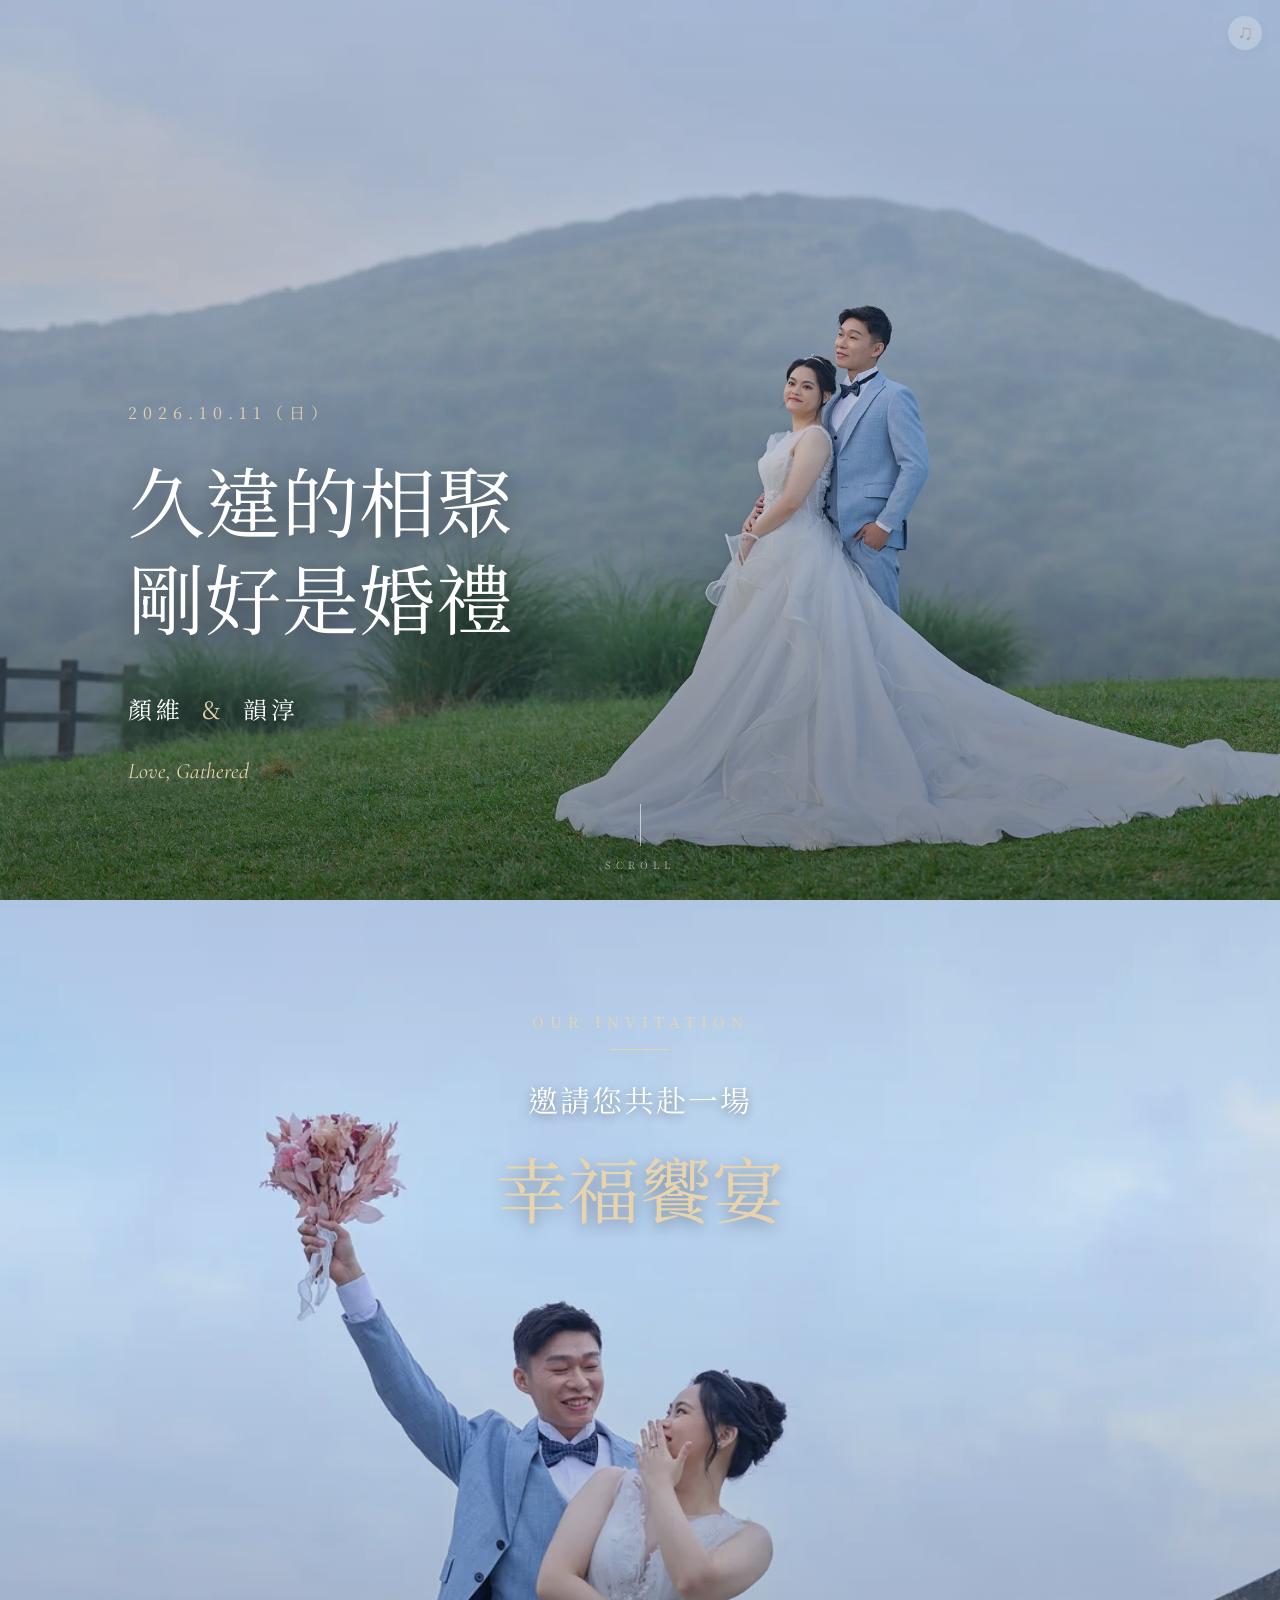
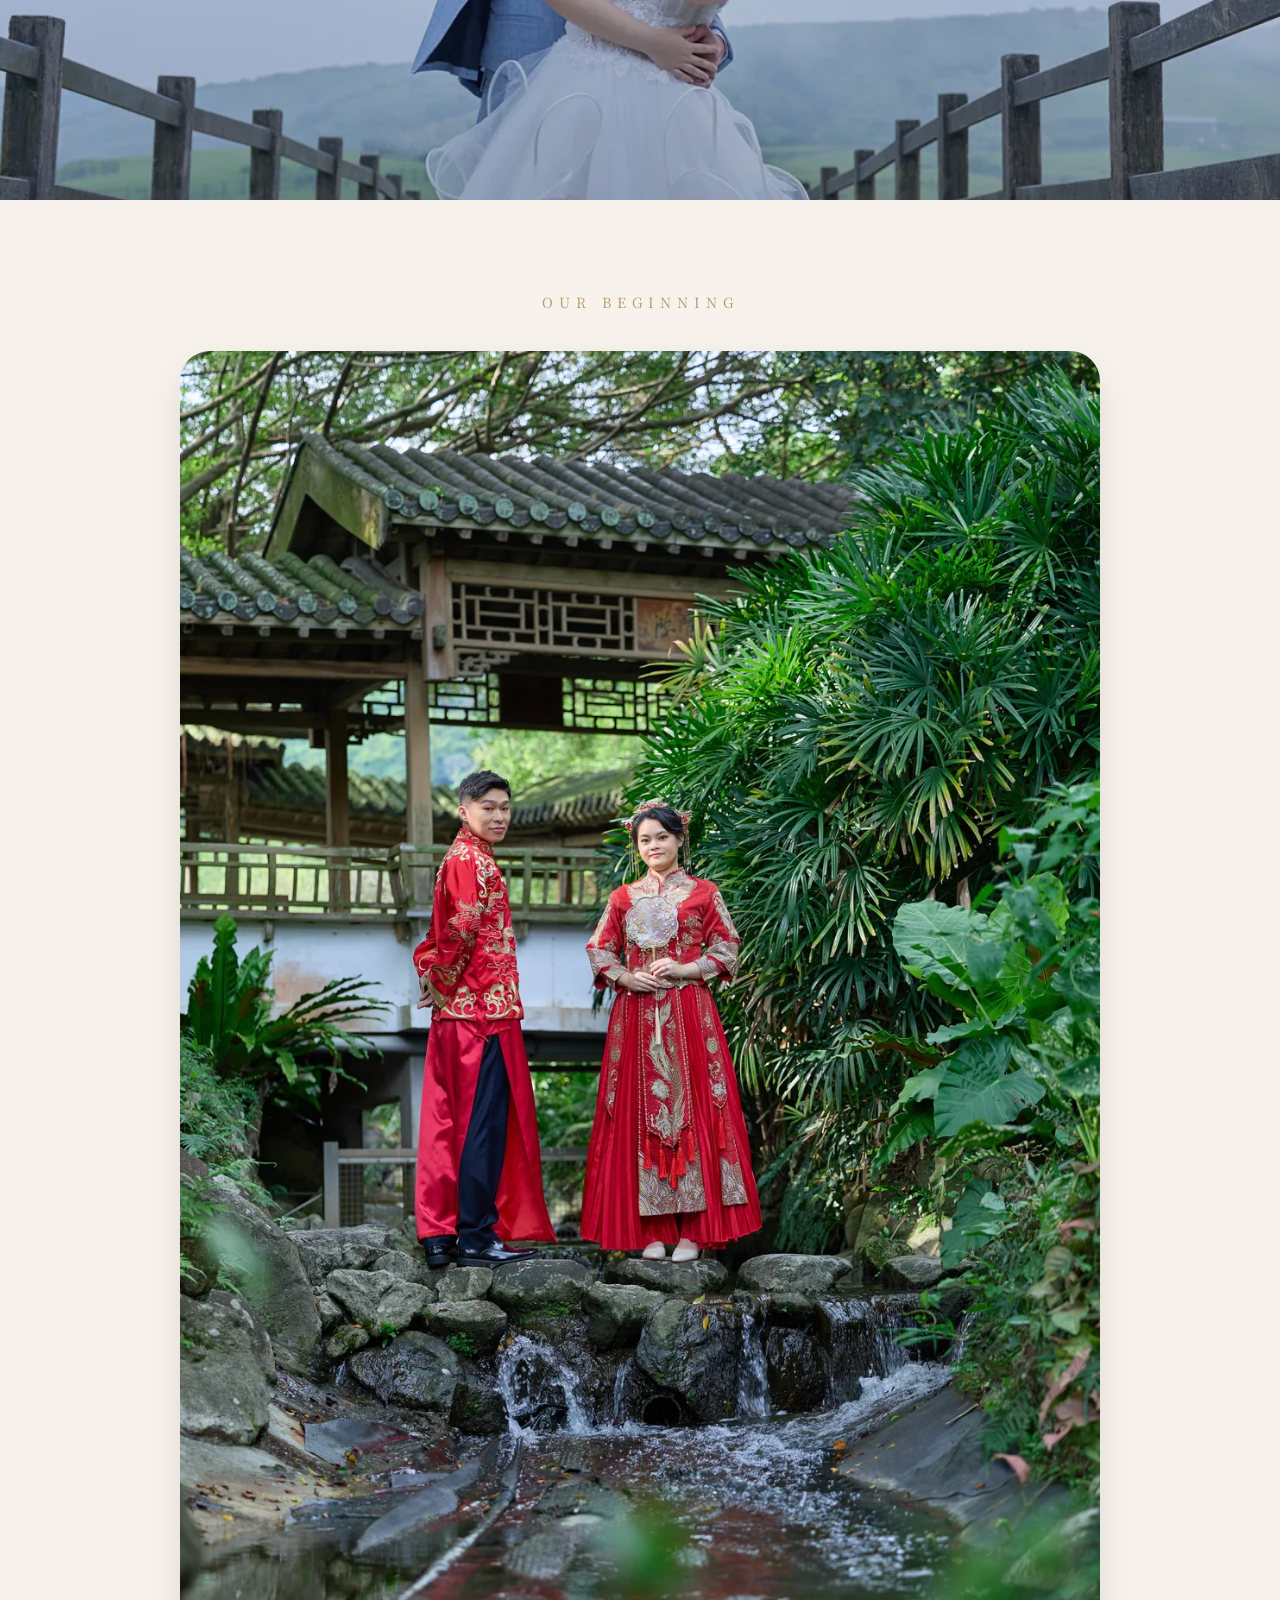
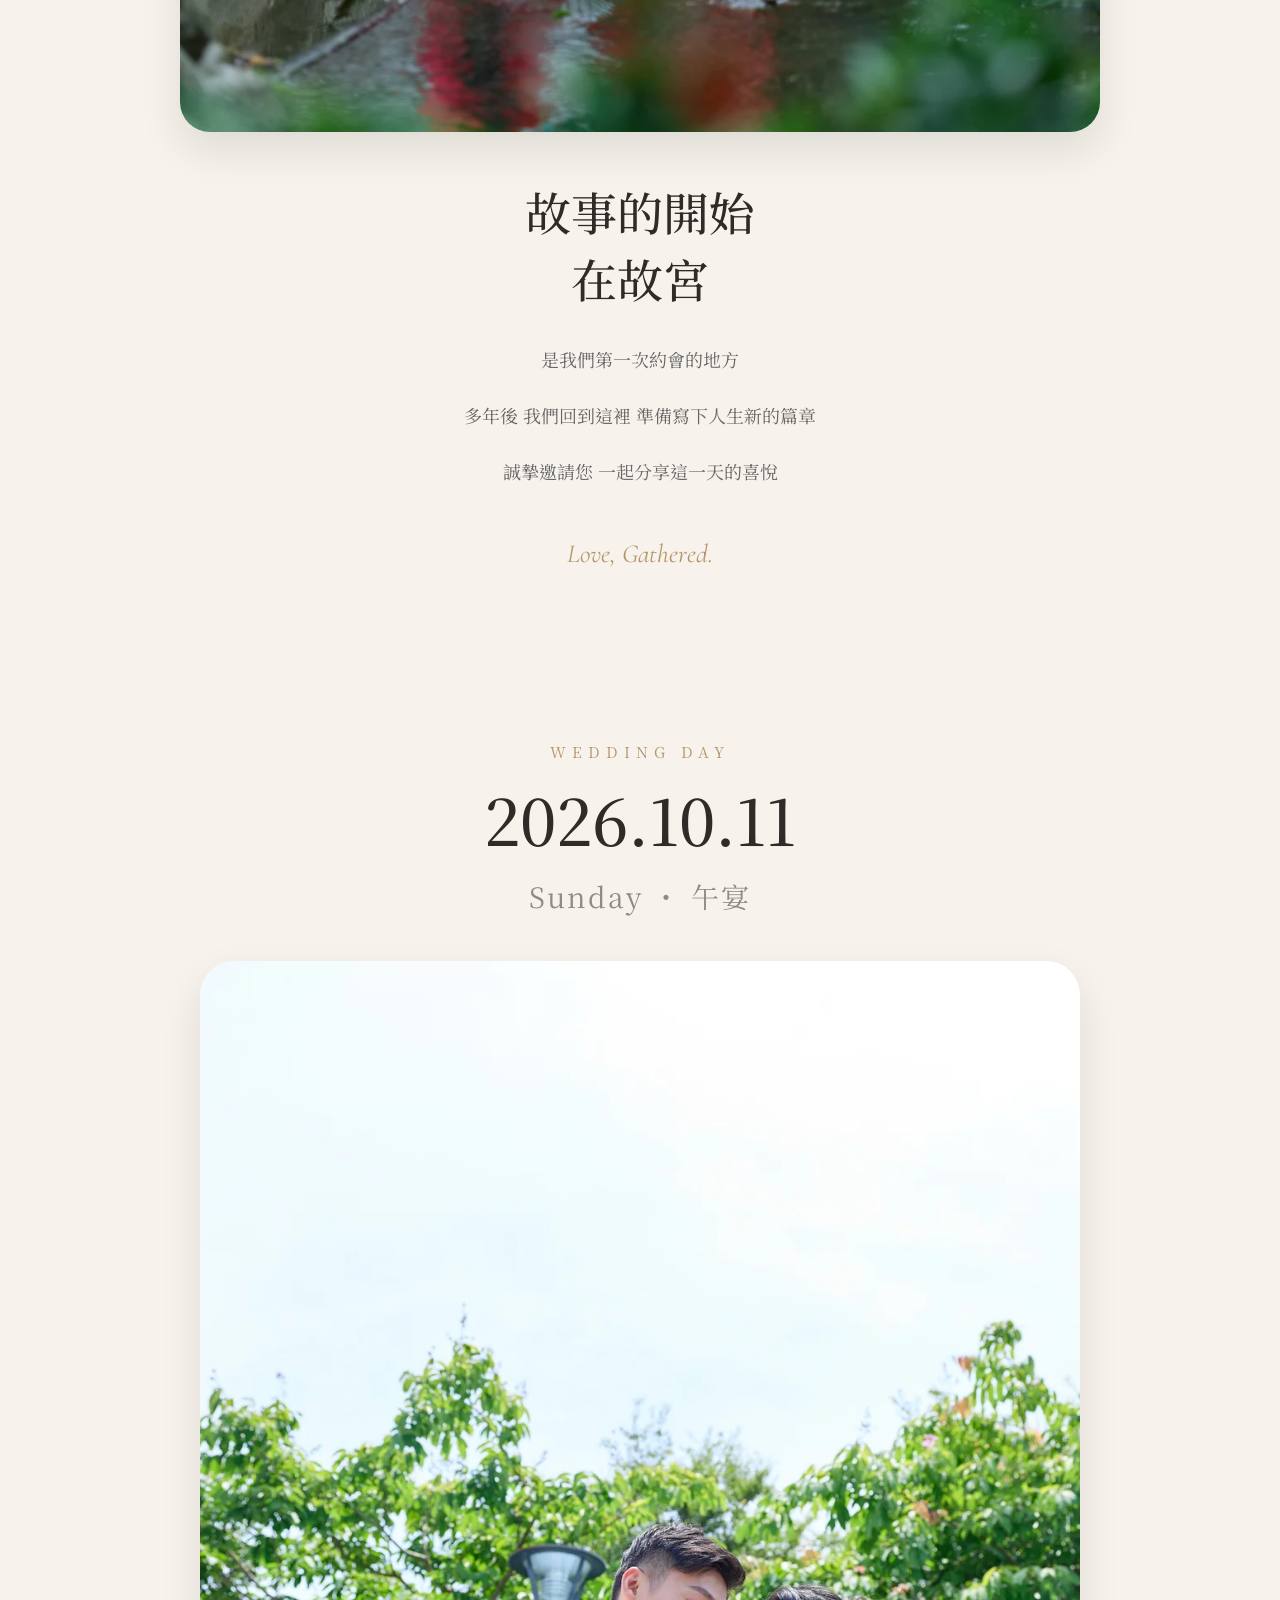
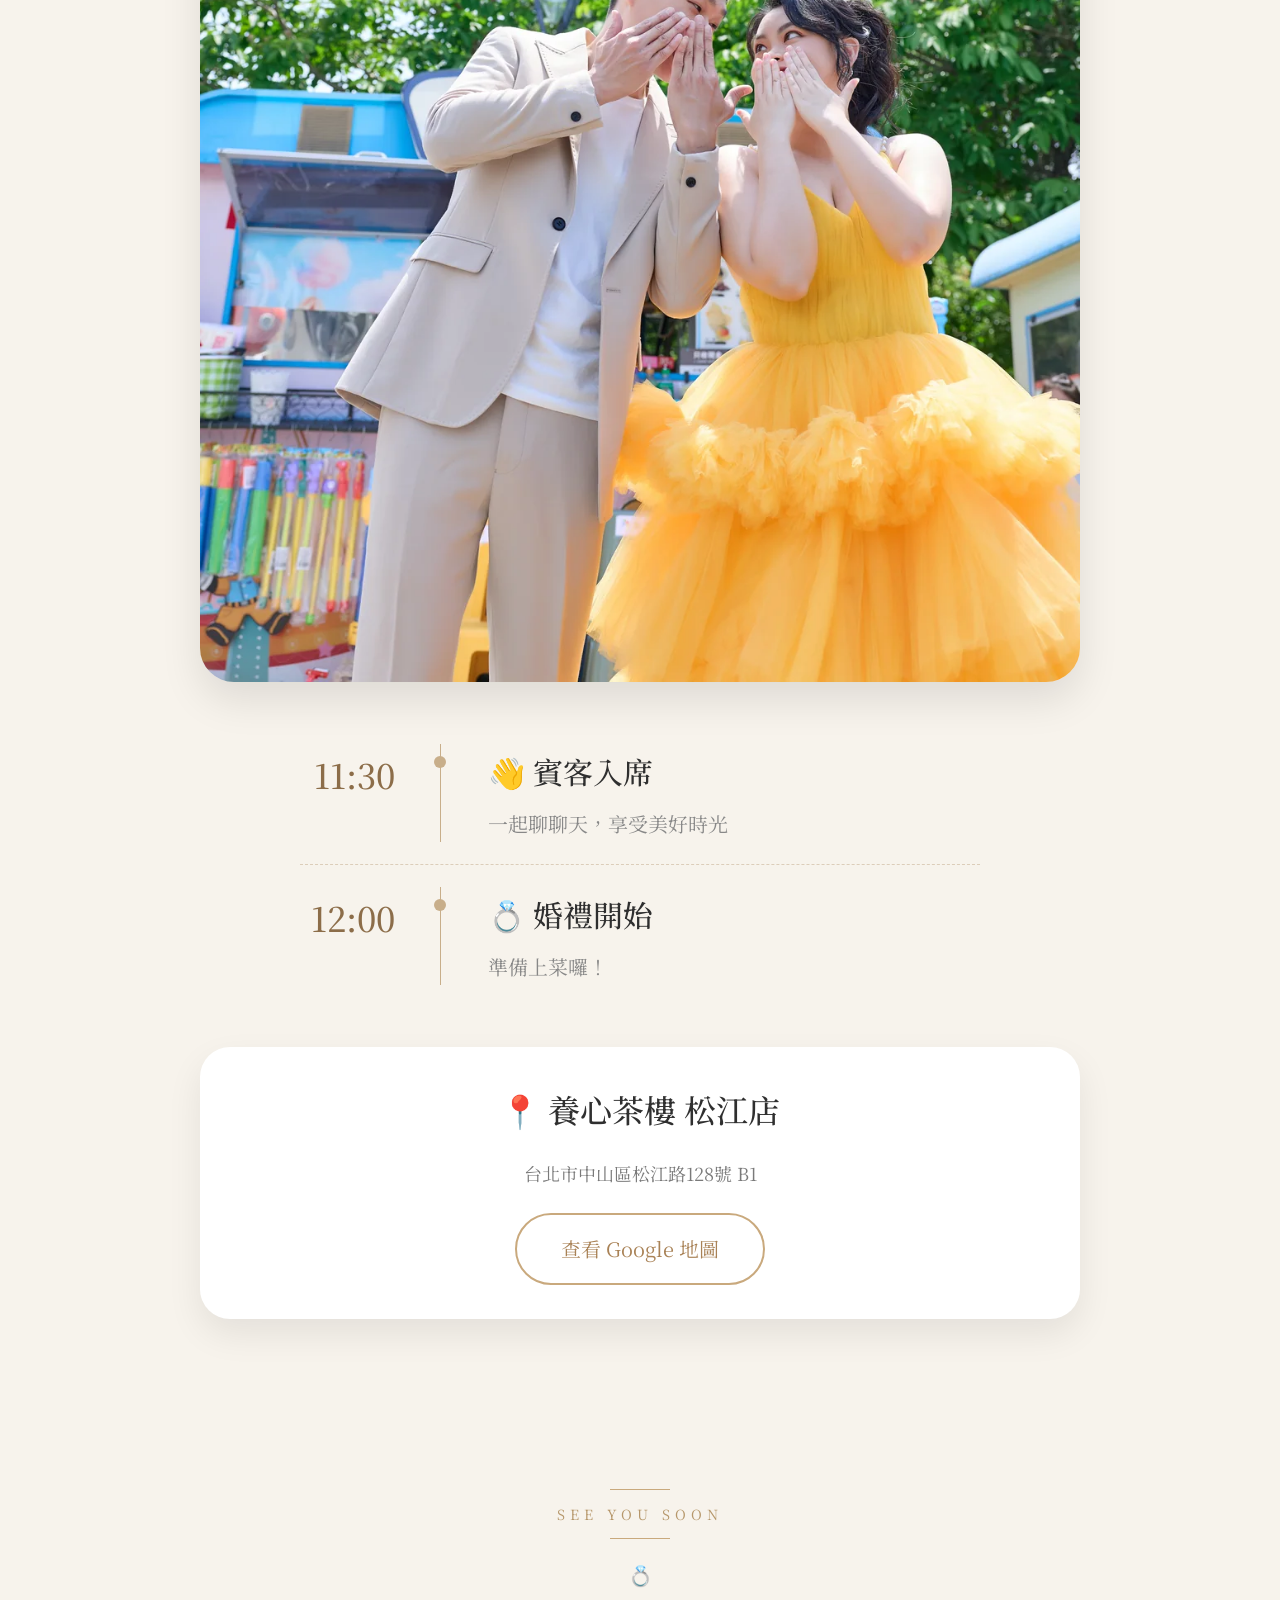
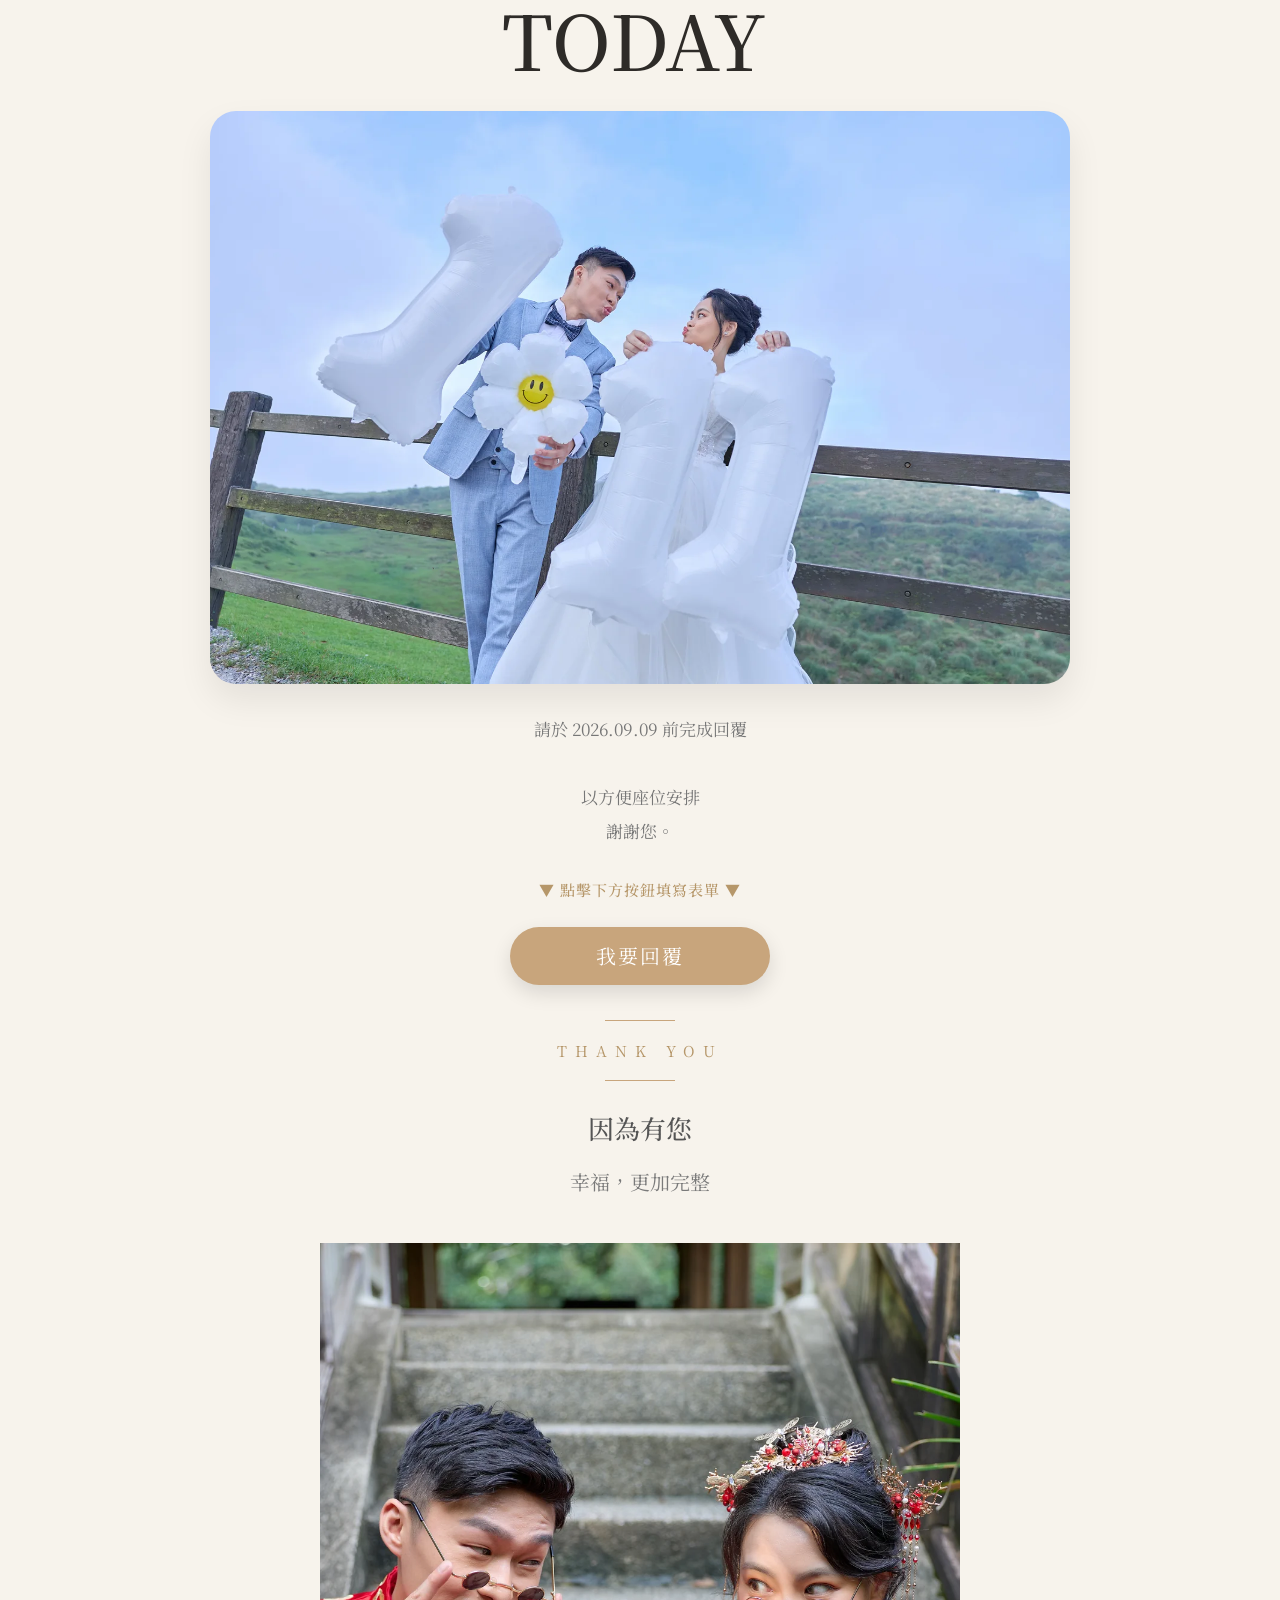
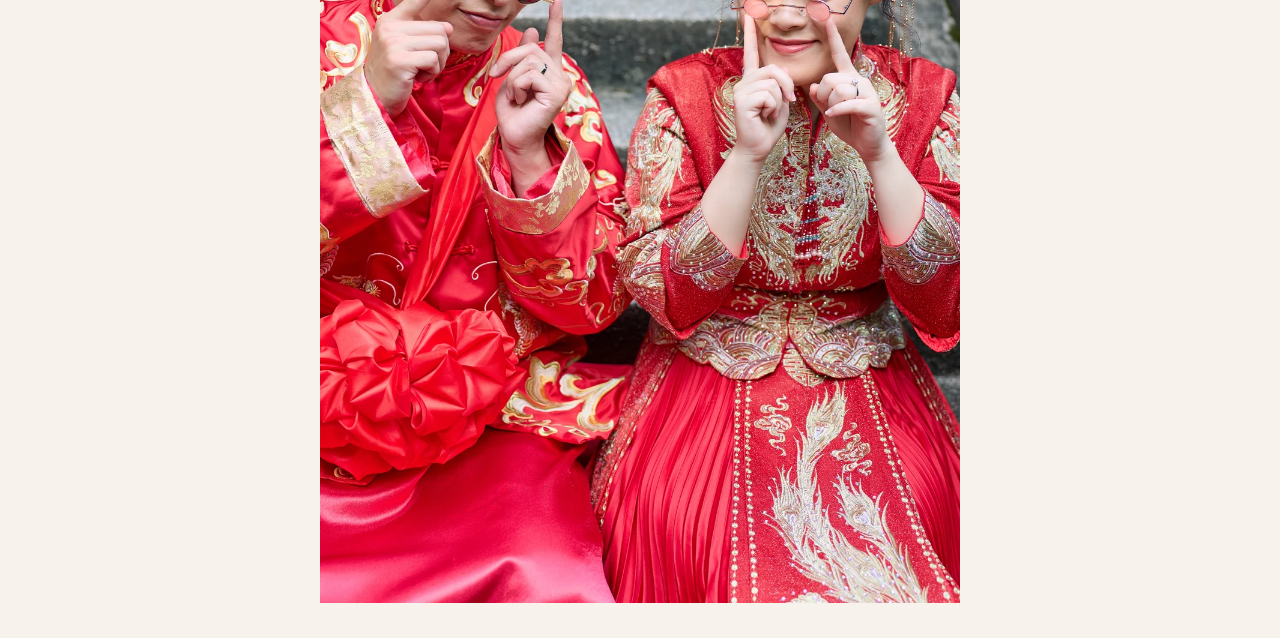
<file: index.html>
<!DOCTYPE html>
<html lang="zh-Hant">

<head>
    <meta charset="UTF-8">
    <meta
    name="viewport"
    content="width=device-width, initial-scale=1, viewport-fit=cover">

    <title>久違的相聚，剛好是婚禮</title>

    <link rel="preconnect" href="https://fonts.googleapis.com">
    <link rel="preconnect" href="https://fonts.gstatic.com" crossorigin>

    <link href="https://fonts.googleapis.com/css2?family=Cormorant+Garamond:wght@300;400;500;600&family=Noto+Serif+TC:wght@300;400;500;600&display=swap" rel="stylesheet">

    <link rel="stylesheet" href="style.css">
</head>

<body>

<audio id="bgMusic" loop preload="metadata">
    <source src="music/background.mp3" type="audio/mpeg">
</audio>

<button id="musicBtn" class="music-btn" aria-label="背景音樂">
    ♫
</button>

<header class="hero">

    <div class="hero-bg">

        <!-- Desktop Cover -->
        <img
            src="images/cover-desktop.webp"
            class="desktop"
            alt="Wedding Cover"
            fetchpriority="high"
            decoding="async">

        <!-- Mobile Cover -->
        <img
            src="images/cover-mobile.webp"
            class="mobile"
            alt="Wedding Cover"
            fetchpriority="high"
            decoding="async">

    </div>

    <div class="hero-overlay"></div>

    <div class="hero-content">

        <div class="hero-date hero-fade">
            2026.10.11（日）
        </div>

        <h1 class="hero-title">

            <span class="line1 hero-fade">
                久違的相聚
            </span>

            <span class="line2 hero-fade">
                剛好是婚禮
            </span>

        </h1>

        <div class="hero-couple hero-fade">

            <span>顏維</span>

            <em>&</em>

            <span>韻淳</span>

        </div>

        <div class="hero-love hero-fade">

            Love, Gathered

        </div>

    </div>

    <div class="scroll-indicator">

        <span></span>

        <p>SCROLL</p>

    </div>

</header>


<section class="opening">

    <div class="opening-bg">

        <img
        src="images/opening.webp"
        alt="Wedding Opening"
        loading="lazy"
        decoding="async">

    </div>

    <div class="opening-overlay"></div>

    <div class="opening-content">

    <div class="opening-tag">
        OUR INVITATION
    </div>

    <div class="opening-subtitle">
        邀請您共赴一場
    </div>

    <h2 class="opening-title">
        幸福饗宴
    </h2>

</div>

</section>

<section class="story">

    <div class="section-tag">
        OUR BEGINNING
    </div>

    <div class="story-photo">

        <img
            src="images/story.webp"
            alt="Story"
            loading="lazy"
            decoding="async">

    </div>

    <div class="story-content">

        <h2>
            故事的開始<br>
            在故宮
        </h2>

        <p>
            是我們第一次約會的地方
        </p>

        <p>
            多年後
            我們回到這裡
            準備寫下人生新的篇章
        </p>

        <p>
            誠摯邀請您
            一起分享這一天的喜悅
        </p>

        <div class="story-love">
            Love, Gathered.
        </div>

    </div>

</section>


<!-- ===========================
     WEDDING DAY
=========================== -->

<section class="wedding-day">

    <div class="section-tag">
        WEDDING DAY
    </div>

    <h2 class="wedding-date">
        2026.10.11
    </h2>

    <div class="wedding-week">
        Sunday ・ 午宴
    </div>

    <!-- Photo -->
    <div class="wedding-photo">

        <img
        src="images/wedding-day.webp"
        alt="Wedding"
        loading="lazy"
        decoding="async">

    </div>

    <!-- Timeline -->

    <div class="timeline">

        <div class="timeline-item">

            <div class="timeline-time">
                11:30
            </div>

            <div class="timeline-line"></div>

            <div class="timeline-content">

                <h3>
                    👋 賓客入席
                </h3>

                <p>
                    一起聊聊天，享受美好時光
                </p>

            </div>

        </div>

        <div class="timeline-item">

            <div class="timeline-time">
                12:00
            </div>

            <div class="timeline-line"></div>

            <div class="timeline-content">

                <h3>
                    💍 婚禮開始
                </h3>

                <p>
                    準備上菜囉！
                </p>

            </div>

        </div>

    </div>

    <!-- Venue -->

    <div class="venue-card">

        <div class="venue-name">
            📍 養心茶樓 松江店
        </div>

        <div class="venue-address">
            台北市中山區松江路128號 B1
        </div>

        <a
    href="https://maps.app.goo.gl/Pxvk6xYDhcNxnx1j6"
    target="_blank"
    rel="noopener noreferrer"
    class="map-btn">

    查看 Google 地圖

</a>

    </div>

</section>

<!-- ===========================
COUNTDOWN + RSVP
=========================== -->
<section class="countdown">
<div class="countdown-divider"></div>
<div class="countdown-tag">SEE YOU SOON</div>
<div class="countdown-divider"></div>
<div class="countdown-text">還有</div>
<div class="countdown-days">
<span id="days">0</span>
<span class="days-text">DAYS</span>
</div>
<div class="rsvp-photo">
<img
src="images/rsvp.webp"
alt="RSVP"
loading="lazy"
decoding="async">
</div>

<div class="rsvp-note">
    請於 2026.09.09 前完成回覆<br><br>
    以方便座位安排<br>
    謝謝您。
</div>

<div class="rsvp-hint">
    ▼ 點擊下方按鈕填寫表單 ▼
</div>

<a href="https://docs.google.com/forms/d/1dD8m557aWiPBAcl3Jbe2Ws64ebZIH4OWV6vfxVhozYU/edit"
   target="_blank"
   class="rsvp-btn">

    我要回覆

</a>

<!-- ===========================
     THANK YOU
=========================== -->

<section class="thankyou">

    <div class="thankyou-divider"></div>

    <div class="thankyou-tag">
        THANK YOU
    </div>

    <div class="thankyou-divider"></div>

    <div class="thankyou-text">

        <p>因為有您</p>

        <p>幸福，更加完整</p>

    </div>

    <div class="thankyou-photo">

        <img
        src="images/thank-you.webp"
        alt="Thank You"
        loading="lazy"
        decoding="async">

    </div>

</section>
<script src="script.js"></script>

</body>
</html>
</file>
<file: style.css>
/* ===========================
   RESET
=========================== */

*{
    margin:0;
    padding:0;
    box-sizing:border-box;
}

html{

    scroll-behavior:smooth;

    -webkit-text-size-adjust:100%;

    text-size-adjust:100%;

}

body{

    font-family:"Noto Serif TC",serif;
    color:#4f4f4f;
    background:#ffffff;
    line-height:1.8;
    overflow-x:hidden;

}

img{

    width:100%;
    display:block;

}

a{

    text-decoration:none;

}

section{

    width:100%;
    padding:120px 8%;

}


/* ===========================
   共用
=========================== */

.section-tag{

    font-size:13px;
    letter-spacing:4px;
    color:#a59d92;
    display:block;
    margin-bottom:24px;

}

h1{

    font-size:64px;
    font-weight:500;
    line-height:1.3;

}

h2{

    font-size:42px;
    font-weight:500;
    line-height:1.5;

}

p{

    font-size:18px;
    color:#666;
    margin-top:18px;

}

.love{

    font-family:"Cormorant Garamond",serif;
    font-size:20px;
    font-style:italic;
    color:#9c8b74;

}

/* ===========================
   HERO
=========================== */

.hero{

    position:relative;

    min-height:100vh;
    min-height:100svh;
    min-height:100dvh;

    overflow:hidden;

    background:#000;

}

.hero-bg{
    position:absolute;
    inset:0;
    overflow:hidden;
}

.hero-bg img{

    position:absolute;

    inset:0;

    width:100%;

    height:100%;

    object-fit:cover;

    object-position:center;

    display:block;

}

.hero-bg .desktop{
    display:block;
}

.hero-bg .mobile{
    display:none;
}

.hero-overlay{
    position:absolute;
    inset:0;
    z-index:2;

    background:
    linear-gradient(
        to bottom,
        rgba(0,0,0,.10),
        rgba(0,0,0,.18),
        rgba(0,0,0,.42)
    );
}

.hero-content{

    position:absolute;

    left:10%;

    right:10%;

    bottom:12%;

    z-index:10;

}

.hero-date,
.hero-title span,
.hero-couple,
.hero-love{

    opacity:1;

}

.hero-date{

    color:#E6D3AE;

    font-size:16px;

    letter-spacing:6px;

    margin-bottom:26px;

}

.hero-title{

    display:flex;

    flex-direction:column;

    gap:6px;

}

.hero-title span{

    display:block;

    color:#fff;

    font-size:clamp(48px,6vw,82px);

    line-height:1.18;

    font-weight:400;

    text-shadow:0 8px 28px rgba(0,0,0,.55);

}

.hero-couple{

    display:flex;

    align-items:center;

    gap:18px;

    margin-top:46px;

    color:#fff;

    font-size:24px;

    letter-spacing:4px;

}

.hero-couple em{

    font-style:normal;

    color:#E6D3AE;

}

.hero-love{

    margin-top:22px;

    font-size:22px;

    font-family:"Cormorant Garamond",serif;

    font-style:italic;

    color:#E6D3AE;

    opacity:.9;

}

/* ===========================
   SCROLL
=========================== */

.scroll-indicator{

    position:absolute;

    left:50%;

    bottom:26px;

    transform:translateX(-50%);

    display:flex;

    flex-direction:column;

    align-items:center;

    gap:10px;

    z-index:20;

    opacity:.78;

}

.scroll-indicator span{

    width:1px;

    height:42px;

    background:rgba(255,255,255,.75);

    animation:scrollLine 2.2s ease-in-out infinite;

}

.scroll-indicator p{

    margin:0;

    font-size:10px;

    letter-spacing:5px;

    color:#ffffff;

    opacity:.8;

    font-weight:300;

}

@keyframes scrollLine{

    0%{

        opacity:.15;

        transform:translateY(-8px);

    }

    50%{

        opacity:1;

        transform:translateY(0);

    }

    100%{

        opacity:.15;

        transform:translateY(8px);

    }

}

@media (max-width:768px){

.scroll-indicator{

    bottom:18px;

}

.scroll-indicator span{

    height:30px;

}

.scroll-indicator p{

    font-size:9px;

    letter-spacing:4px;

}

}

@media(max-width:900px){

.hero{

    min-height:100svh;
    min-height:100dvh;
    min-height:100vh;

}

.hero-bg .desktop{

    display:none;

}

.hero-bg .mobile{

    display:block;

}

.hero-content{

    left:28px;

    right:28px;

    top:calc(env(safe-area-inset-top) + 40px);

    bottom:auto;

}

.hero-date{

    font-size:13px;

    letter-spacing:4px;

    margin-bottom:16px;

}

.hero-title span{

    font-size:clamp(34px,8vw,42px);

    line-height:1.18;

}

.hero-couple{

    margin-top:28px;

    font-size:17px;

}

.hero-love{

    margin-top:14px;

    font-size:16px;

}

.scroll-indicator{

    bottom:18px;

}

}

@keyframes fadeUp{

    from{

        opacity:0;

        filter:blur(10px);

    }

    to{

        opacity:1;

        filter:blur(0);

    }

}

/* ===========================
   OPENING
=========================== */

.opening{

    position:relative;

    width:100%;

    height:100vh;

    min-height:820px;

    overflow:hidden;

}

/* 背景 */

.opening-bg{

    position:absolute;

    inset:0;

}

.opening-bg img{

    width:100%;

    height:100%;

    object-fit:cover;

    object-position:center;

}

/* 漸層 */

.opening-overlay{

    position:absolute;

    inset:0;

    background:linear-gradient(
        to bottom,
        rgba(0,0,0,.10),
        rgba(0,0,0,.05) 35%,
        rgba(0,0,0,.25) 100%
    );

}

/* 文字 */

.opening-content{

    position:absolute;

    top:12%;

    left:50%;

    transform:translateX(-50%);

    width:min(760px,90%);

    text-align:center;

    z-index:2;

}

/* OUR INVITATION */

.opening-tag{

    color:#E7D4AE;

    font-size:15px;

    letter-spacing:6px;

    margin-bottom:22px;

}

.opening-tag::after{

    content:"";

    display:block;

    width:60px;

    height:1px;

    background:#E7D4AE;

    margin:14px auto 0;

}

/* 小標 */

.opening-subtitle{

    color:#fff;

    font-size:30px;

    font-weight:400;

    letter-spacing:2px;

    white-space:nowrap;

    text-shadow:0 3px 10px rgba(0,0,0,.35);

}

/* 主標 */

.opening-title{

    margin-top:18px;

    color:#E7D4AE;

    font-size:72px;

    font-weight:400;

    line-height:1.2;

    text-shadow:0 5px 16px rgba(0,0,0,.35);

    opacity:1;important;

    transform:translateY(24px);

}

/* ===========================
   手機
=========================== */

@media (max-width:900px){

.opening{

    height:82vh;

    min-height:700px;

}

.opening-bg img{

    object-position:center;

}

.opening-content{

    top:10%;

    width:calc(100% - 40px);

}

.opening-tag{

    font-size:12px;

    letter-spacing:4px;

    margin-bottom:18px;

}

.opening-tag::after{

    width:50px;

    margin-top:12px;

}

.opening-subtitle{

    font-size:18px;

    white-space:nowrap;

}

.opening-title{

    margin-top:12px;

    font-size:42px;

}

}

/* ===========================
   STORY
=========================== */

.story{

    background:#F7F3EC;

    padding:90px 20px;

    text-align:center;

}

.story .section-tag{

    font-size:14px;

    letter-spacing:6px;

    color:#B6976A;

    margin-bottom:36px;

}

.story-photo{

    width:min(920px,100%);

    margin:0 auto 46px;

}

.story-photo img{

    width:100%;

    display:block;

    border-radius:30px;

    box-shadow:0 18px 42px rgba(0,0,0,.10);

}

.story-content{

    max-width:720px;

    width:100%;

    margin:0 auto;

}

.story-content h2{

    font-family:"Noto Serif TC",serif;

    font-size:clamp(34px,4vw,46px);

    font-weight:500;

    line-height:1.45;

    color:#2F2B28;

    margin-bottom:30px;

}

.story-content p{

    font-size:18px;

    line-height:2.1;

    color:#666;

    margin:0 0 18px;

}

.story-love{

    margin-top:40px;

    font-family:"Cormorant Garamond",serif;

    font-size:26px;

    font-style:italic;

    color:#B6976A;

}

@media(max-width:900px){

.story{

    padding:70px 20px;

}

.story .section-tag{

    margin-bottom:26px;

}

.story-photo{

    margin-bottom:34px;

}

.story-photo img{

    border-radius:22px;

}

.story-content h2{

    font-size:clamp(28px,7vw,34px);

}

.story-content p{

    font-size:15px;

    line-height:1.9;

    word-break:keep-all;

}

.story-love{

    font-size:22px;

    margin-top:28px;

}

}


/* ===========================
   WEDDING DAY
=========================== */

.wedding-day{

    background:#F7F3EC;

    padding:70px 20px 90px;

    text-align:center;

}

.section-tag{

    font-size:15px;

    letter-spacing:6px;

    color:#B6976A;

    margin-bottom:18px;

}

.wedding-date{

    font-size:64px;

    font-weight:500;

    color:#2E2B28;

    margin:0;

    line-height:1.1;

}

.wedding-week{

    margin-top:18px;

    font-size:28px;

    color:#8B8B8B;

    letter-spacing:2px;

}

/* ===========================
   Photo
=========================== */

.wedding-photo{

    width:min(880px,100%);

    margin:40px auto;

}

.wedding-photo img{

    width:100%;

    display:block;

    border-radius:34px;

    box-shadow:0 18px 40px rgba(0,0,0,.10);

}

/* ===========================
   Timeline
=========================== */

.timeline{

    max-width:680px;

    margin:0 auto 40px;

    text-align:left;

}

.timeline-item{

    display:grid;

    grid-template-columns:120px 40px 1fr;

    align-items:flex-start;

    padding:22px 0;

}

.timeline-item:not(:last-child){

    border-bottom:1px dashed #DCCDB9;

}

.timeline-time{

    font-size:34px;

    color:#8C6D49;

    font-weight:500;

    text-align:right;

    padding-right:25px;

}

.timeline-line{

    position:relative;

    width:1px;

    background:#C8AE8A;

    height:100%;

    justify-self:center;

}

.timeline-line::before{

    content:"";

    position:absolute;

    top:12px;

    left:50%;

    transform:translateX(-50%);

    width:12px;

    height:12px;

    border-radius:50%;

    background:#C8AE8A;

}

.timeline-content{

    padding-left:28px;

}

.timeline-content h3{

    margin:0 0 8px;

    font-size:30px;

    color:#2F2F2F;

    font-weight:500;

}

.timeline-content p{

    margin:0;

    font-size:20px;

    color:#888;

    line-height:1.8;

}

/* ===========================
   Venue
=========================== */

.venue-card{

    max-width:880px;

    margin:0 auto;

    background:#fff;

    border-radius:30px;

    padding:34px 34px;

    box-shadow:0 15px 35px rgba(0,0,0,.08);

}

.venue-name{

    font-size:32px;

    color:#2F2F2F;

    font-weight:500;

}

.venue-address{

    margin-top:18px;

    font-size:18px;

    color:#7A7A7A;

    line-height:1.8;

}

.map-btn{

    display:inline-block;

    margin-top:24px;

    padding:16px 44px;

    border:2px solid #C9A97D;

    border-radius:999px;

    color:#A98256;

    text-decoration:none;

    font-size:20px;

    transition:.3s;

}

.map-btn:hover{

    background:#C9A97D;

    color:#fff;

}

/* ===========================
   Mobile
=========================== */

@media (max-width:768px){

.wedding-day{

    padding:70px 22px 90px;

}

.section-tag{

    font-size:12px;

    letter-spacing:5px;

}

.wedding-date{

    font-size:clamp(40px,11vw,52px);

    line-height:1.15;

    word-break:keep-all;

}

.wedding-week{

    font-size:20px;

    margin-top:14px;

}

.wedding-photo{

    margin:38px auto 45px;

}

.wedding-photo img{

    border-radius:24px;

}

.timeline{

    margin-bottom:45px;

}

.timeline-item{

    grid-template-columns:58px 16px 1fr;

    align-items:flex-start;

    column-gap:10px;

    padding:18px 0;

}

.timeline-time{

    font-size:18px;

    line-height:1.2;

    text-align:right;

    padding-right:6px;

    white-space:nowrap;

}

.timeline-line::before{

    width:10px;

    height:10px;

}

.timeline-content{

    padding-left:10px;

    min-width:0;

}

.timeline-content h3{

    font-size:18px;

    line-height:1.4;

    white-space:nowrap;

}

.timeline-content p{

    font-size:15px;

    line-height:1.7;

}

.venue-card{

    padding:30px 24px;

    border-radius:24px;

}

.venue-name{

    font-size:22px;

    line-height:1.5;

}

.venue-address{

    font-size:18px;

}

.map-btn{

    margin-top:24px;

    font-size:17px;

    padding:14px 30px;

}

}


/* ===========================
   COUNTDOWN + RSVP
=========================== */

.countdown{

    background:#F7F3EC;

    padding:70px 20px 35px;

    text-align:center;

}

.countdown-divider{

    width:60px;

    height:1px;

    background:#C9A97D;

    margin:10px auto;

}

.countdown-tag{

    display:flex;

    justify-content:center;

    align-items:center;

    height:28px;

    font-size:14px;

    line-height:1;

    letter-spacing:5px;

    color:#B6976A;

    margin:0;

}

.countdown-text{

    margin-top:18px;

    font-size:20px;

    color:#777;

}

.countdown-days{

    display:flex;

    justify-content:center;

    align-items:flex-end;

    gap:12px;

    margin:8px 0 34px;

}

.countdown-days #days{

    font-size:76px;

    font-weight:500;

    line-height:1;

    color:#2E2B28;

}

.days-text{

    font-size:18px;

    letter-spacing:3px;

    color:#A7865B;

    padding-bottom:8px;

}

.rsvp-photo{

    width:min(860px,100%);

    margin:0 auto 28px;

}

.rsvp-photo img{

    width:100%;

    display:block;

    border-radius:26px;

    box-shadow:0 16px 34px rgba(0,0,0,.08);

}

.rsvp-note{

    font-size:17px;

    color:#777;

    line-height:2;

    margin-bottom:28px;

}

.rsvp-hint{

    margin:18px 0 24px;

    text-align:center;

    font-size:15px;

    letter-spacing:1px;

    color:#B6976A;

    font-weight:500;

}

.rsvp-btn{

    display:inline-flex;

    justify-content:center;

    align-items:center;

    min-width:260px;

    height:58px;

    padding:0 40px;

    border-radius:999px;

    background:#C8A57C;

    color:#fff;

    font-size:20px;

    letter-spacing:2px;

    transition:.35s;

    box-shadow:0 8px 20px rgba(0,0,0,.12);

}

.rsvp-btn:hover{

    background:#B48E63;

    transform:translateY(-2px);

    box-shadow:0 14px 28px rgba(0,0,0,.15);

}

/* ===========================
   Mobile
=========================== */

@media (max-width:768px){

.countdown{

    padding:60px 20px 70px;

}

.countdown-divider{

    width:56px;

    margin-bottom:16px;

}

.countdown-tag{

    font-size:12px;

    letter-spacing:5px;

}

.countdown-text{

    margin-top:24px;

    font-size:20px;

}

.countdown-days{

    margin:8px 0 28px;

}

.countdown-days #days{

    font-size:56px;

}

.days-text{

    font-size:16px;

    letter-spacing:3px;

    padding-bottom:8px;

}

.rsvp-photo{

    margin:0 auto 24px;

}

.rsvp-photo img{

    border-radius:22px;

}

.rsvp-note{

    font-size:15px;

    line-height:1.8;

    margin-bottom:28px;

}

.rsvp-hint{

    margin:16px 0 22px;

    font-size:14px;

}

.rsvp-btn{

    width:100%;

    max-width:280px;

    height:54px;

    font-size:18px;

}

}

/* ===========================
   THANK YOU
=========================== */

.thankyou{

    background:#F7F3EC;

    padding:35px 20px 0;

    text-align:center;

}

.thankyou-divider{

    width:70px;

    height:1px;

    background:#C8A57C;

    margin:0 auto;

}

.thankyou-tag{

    display:block;

    margin:16px auto;

    font-size:15px;

    letter-spacing:8px;

    color:#B6976A;

}

.thankyou-text{

    margin:22px 0 42px;

}

.thankyou-text p{

    margin:0;

    color:#555;

    line-height:1.9;

}

.thankyou-text p:first-child{

    font-size:26px;

    font-weight:500;

    margin-bottom:10px;

}

.thankyou-text p:last-child{

    font-size:20px;

    color:#7A7A7A;

}

.thankyou-photo{

    display:flex;

    justify-content:center;

}

.thankyou-photo img{

    display:block;

    width:100%;

    max-width:640px;

    height:auto;

}
@media (max-width:768px){

.thankyou{

    padding:40px 20px 90;

}

.thankyou-divider{

    width:56px;

}

.thankyou-tag{

    font-size:12px;

    letter-spacing:8px;

}

.thankyou-text{

    margin:28px 0 28px;

}

.thankyou-text p:first-child{

    font-size:22px;

}

.thankyou-text p:last-child{

    font-size:17px;

}

.thankyou-photo img{

    max-width:92%;

}

}

/* ===========================
   MUSIC
=========================== */

.music-btn{

    position:fixed;

    top:max(16px, env(safe-area-inset-top));

    right:18px;

    width:34px;

    height:34px;

    display:flex;

    justify-content:center;

    align-items:center;

    border:none;

    background:rgba(255,255,255,.55);

    backdrop-filter:blur(10px);

    -webkit-backdrop-filter:blur(10px);

    border-radius:50%;

    cursor:pointer;

    color:#B89468;

    font-size:22px;

    font-weight:600;

    line-height:1;

    opacity:1;

    z-index:999999;

    transition:.25s;

    box-shadow:0 4px 16px rgba(0,0,0,.08);

}

.music-btn:hover{

    transform:scale(1.08);

}


.music-btn.pause{

    opacity:.45;

}


@media(max-width:768px){

.music-btn{

    width:28px;

    height:28px;

    top:14px;

    right:14px;

    font-size:17px;

}

}
</file>
